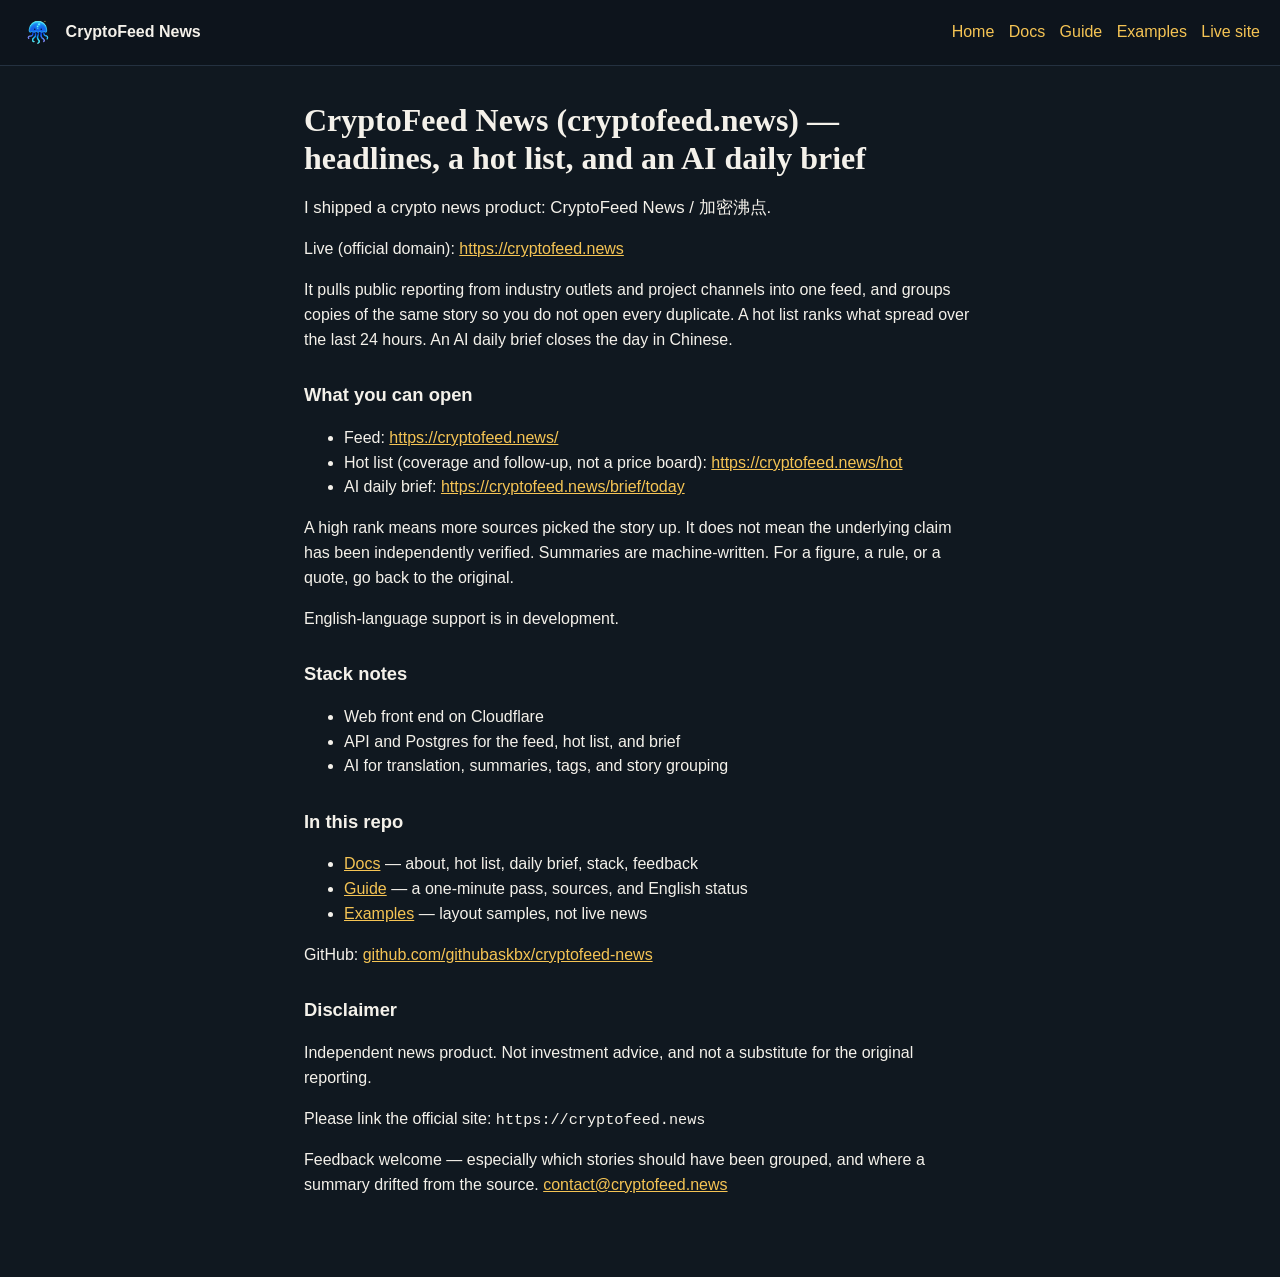
<file: index.html>
<!DOCTYPE html>
<html lang="en">
<head>
  <meta charset="utf-8">
  <meta name="viewport" content="width=device-width, initial-scale=1">
  <title>CryptoFeed News (cryptofeed.news) — headlines, a hot list, and an AI daily brief</title>
  <meta name="description" content="CryptoFeed News gathers public crypto reporting into one feed, ranks a 24-hour hot list by coverage, and publishes an AI daily brief. English support is in development.">
  <link rel="icon" href="logo.png">
  <link rel="stylesheet" href="assets/css/site.css">
  <meta property="og:title" content="CryptoFeed News — headlines, a hot list, and an AI daily brief">
  <meta property="og:description" content="A crypto news feed that groups the same story, ranks 24-hour coverage, and publishes an AI daily brief.">
  <meta property="og:image" content="logo.png">
  <meta property="og:url" content="https://githubaskbx.github.io/cryptofeed-news/">
</head>
<body>
  <header class="top">
    <a class="brand" href="index.html"><img src="logo.png" alt=""> CryptoFeed News</a>
    <nav>
      <a href="index.html">Home</a>
      <a href="docs/index.html">Docs</a>
      <a href="guide/index.html">Guide</a>
      <a href="examples/index.html">Examples</a>
      <a href="https://cryptofeed.news">Live site</a>
    </nav>
  </header>
  <main>
    <h1>CryptoFeed News (cryptofeed.news) — headlines, a hot list, and an AI daily brief</h1>
    <p class="lede">I shipped a crypto news product: CryptoFeed News / 加密沸点.</p>
    <p>Live (official domain): <a href="https://cryptofeed.news">https://cryptofeed.news</a></p>
    <p>It pulls public reporting from industry outlets and project channels into one feed, and groups copies of the same story so you do not open every duplicate. A hot list ranks what spread over the last 24 hours. An AI daily brief closes the day in Chinese.</p>

    <h2>What you can open</h2>
    <ul>
      <li>Feed: <a href="https://cryptofeed.news/">https://cryptofeed.news/</a></li>
      <li>Hot list (coverage and follow-up, not a price board): <a href="https://cryptofeed.news/hot">https://cryptofeed.news/hot</a></li>
      <li>AI daily brief: <a href="https://cryptofeed.news/brief/today">https://cryptofeed.news/brief/today</a></li>
    </ul>
    <p>A high rank means more sources picked the story up. It does not mean the underlying claim has been independently verified. Summaries are machine-written. For a figure, a rule, or a quote, go back to the original.</p>
    <p>English-language support is in development.</p>

    <h2>Stack notes</h2>
    <ul>
      <li>Web front end on Cloudflare</li>
      <li>API and Postgres for the feed, hot list, and brief</li>
      <li>AI for translation, summaries, tags, and story grouping</li>
    </ul>

    <h2>In this repo</h2>
    <ul>
      <li><a href="docs/index.html">Docs</a> — about, hot list, daily brief, stack, feedback</li>
      <li><a href="guide/index.html">Guide</a> — a one-minute pass, sources, and English status</li>
      <li><a href="examples/index.html">Examples</a> — layout samples, not live news</li>
    </ul>
    <p>GitHub: <a href="https://github.com/githubaskbx/cryptofeed-news">github.com/githubaskbx/cryptofeed-news</a></p>

    <h2>Disclaimer</h2>
    <p>Independent news product. Not investment advice, and not a substitute for the original reporting.</p>
    <p>Please link the official site: <code>https://cryptofeed.news</code></p>
    <p>Feedback welcome — especially which stories should have been grouped, and where a summary drifted from the source. <a href="mailto:contact@cryptofeed.news">contact@cryptofeed.news</a></p>
  </main>
</body>
</html>
</file>
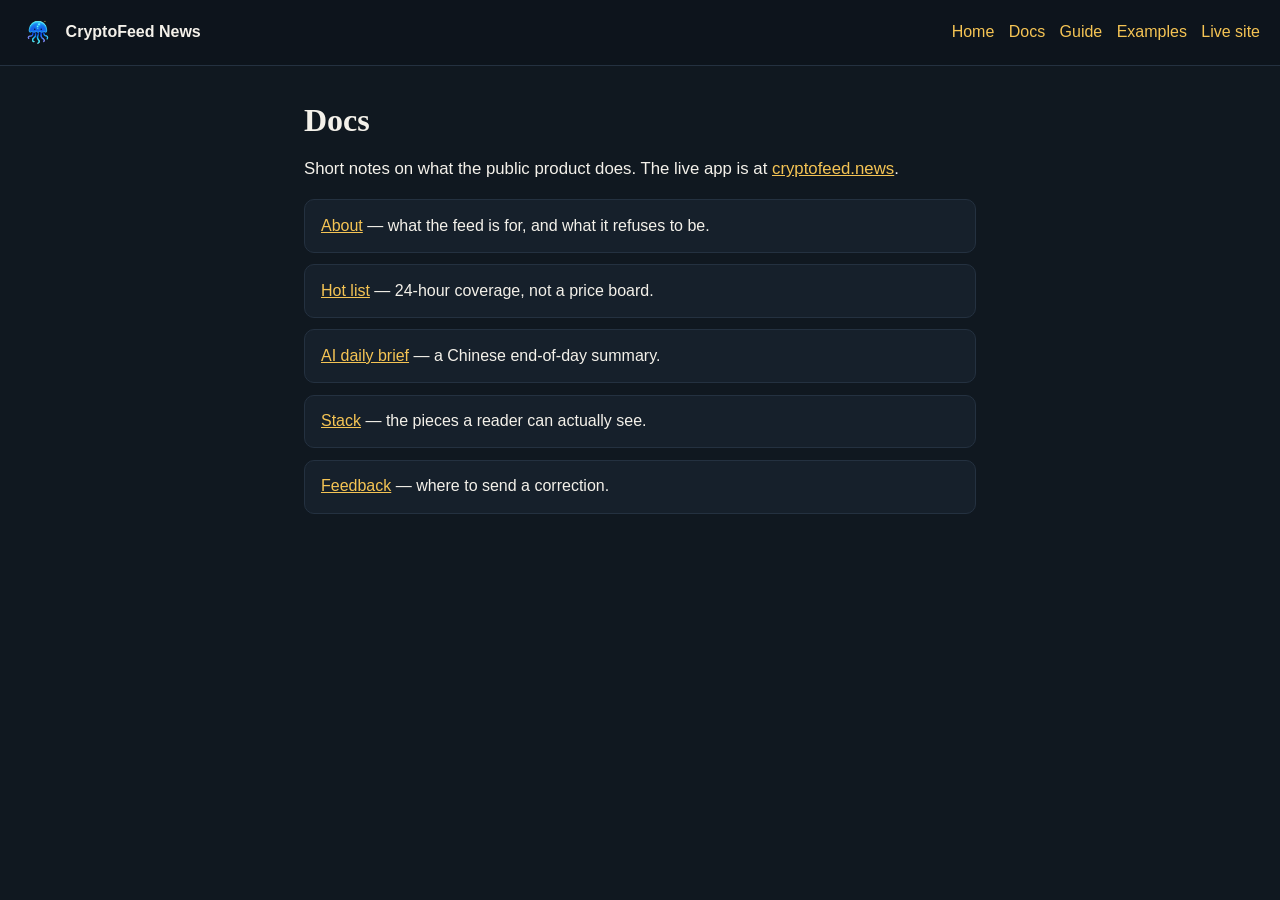
<file: docs/index.html>
<!DOCTYPE html>
<html lang="en">
<head>
  <meta charset="utf-8">
  <meta name="viewport" content="width=device-width, initial-scale=1">
  <title>Docs — CryptoFeed News</title>
  <link rel="stylesheet" href="../assets/css/site.css">
  <link rel="icon" href="../logo.png">
</head>
<body>
  <header class="top">
    <a class="brand" href="../index.html"><img src="../logo.png" alt=""> CryptoFeed News</a>
    <nav>
      <a href="../index.html">Home</a>
      <a href="./index.html">Docs</a>
      <a href="../guide/index.html">Guide</a>
      <a href="../examples/index.html">Examples</a>
      <a href="https://cryptofeed.news">Live site</a>
    </nav>
  </header>
  <main>
    <h1>Docs</h1>
    <p class="lede">Short notes on what the public product does. The live app is at <a href="https://cryptofeed.news">cryptofeed.news</a>.</p>
    <ul class="card-list">
      <li><a href="about.html">About</a> — what the feed is for, and what it refuses to be.</li>
      <li><a href="hot-list.html">Hot list</a> — 24-hour coverage, not a price board.</li>
      <li><a href="daily-brief.html">AI daily brief</a> — a Chinese end-of-day summary.</li>
      <li><a href="stack.html">Stack</a> — the pieces a reader can actually see.</li>
      <li><a href="feedback.html">Feedback</a> — where to send a correction.</li>
    </ul>
  </main>
</body>
</html>
</file>
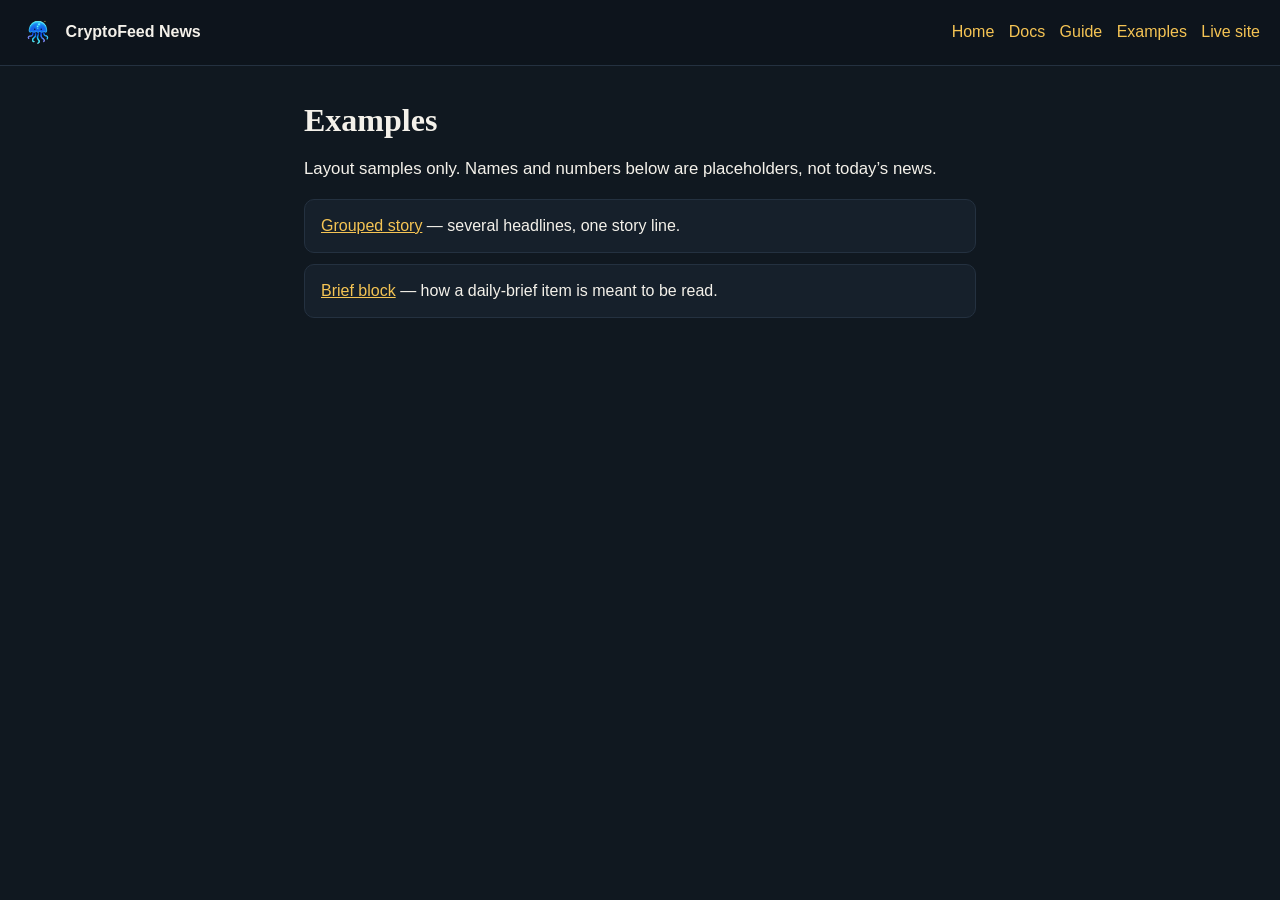
<file: examples/index.html>
<!DOCTYPE html>
<html lang="en">
<head>
  <meta charset="utf-8">
  <meta name="viewport" content="width=device-width, initial-scale=1">
  <title>Examples — CryptoFeed News</title>
  <link rel="stylesheet" href="../assets/css/site.css">
  <link rel="icon" href="../logo.png">
</head>
<body>
  <header class="top">
    <a class="brand" href="../index.html"><img src="../logo.png" alt=""> CryptoFeed News</a>
    <nav>
      <a href="../index.html">Home</a>
      <a href="../docs/index.html">Docs</a>
      <a href="../guide/index.html">Guide</a>
      <a href="./index.html">Examples</a>
      <a href="https://cryptofeed.news">Live site</a>
    </nav>
  </header>
  <main>
    <h1>Examples</h1>
    <p class="lede">Layout samples only. Names and numbers below are placeholders, not today’s news.</p>
    <ul class="card-list">
      <li><a href="grouped-story.html">Grouped story</a> — several headlines, one story line.</li>
      <li><a href="brief-block.html">Brief block</a> — how a daily-brief item is meant to be read.</li>
    </ul>
  </main>
</body>
</html>
</file>
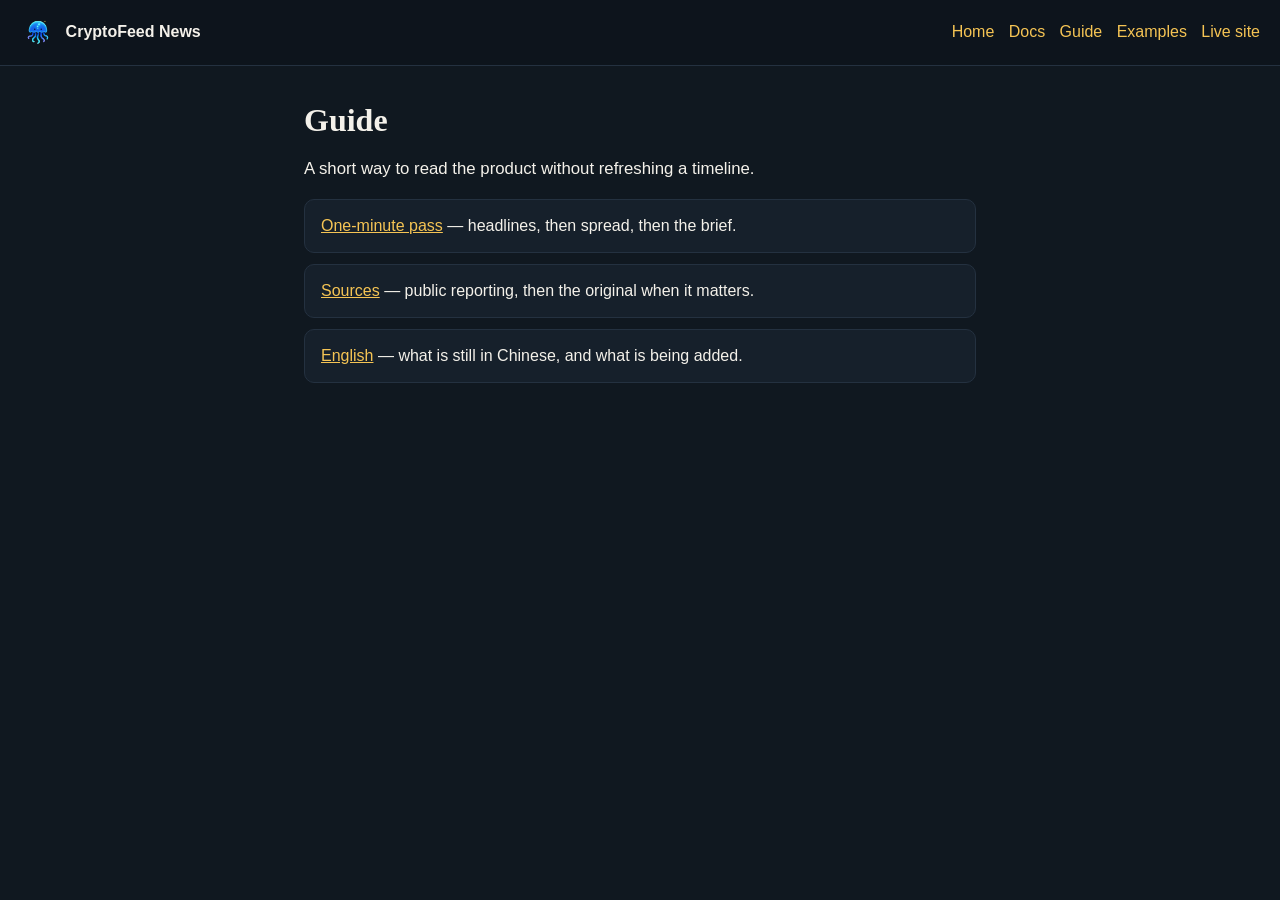
<file: guide/index.html>
<!DOCTYPE html>
<html lang="en">
<head>
  <meta charset="utf-8">
  <meta name="viewport" content="width=device-width, initial-scale=1">
  <title>Guide — CryptoFeed News</title>
  <link rel="stylesheet" href="../assets/css/site.css">
  <link rel="icon" href="../logo.png">
</head>
<body>
  <header class="top">
    <a class="brand" href="../index.html"><img src="../logo.png" alt=""> CryptoFeed News</a>
    <nav>
      <a href="../index.html">Home</a>
      <a href="../docs/index.html">Docs</a>
      <a href="./index.html">Guide</a>
      <a href="../examples/index.html">Examples</a>
      <a href="https://cryptofeed.news">Live site</a>
    </nav>
  </header>
  <main>
    <h1>Guide</h1>
    <p class="lede">A short way to read the product without refreshing a timeline.</p>
    <ul class="card-list">
      <li><a href="one-minute.html">One-minute pass</a> — headlines, then spread, then the brief.</li>
      <li><a href="sources.html">Sources</a> — public reporting, then the original when it matters.</li>
      <li><a href="english.html">English</a> — what is still in Chinese, and what is being added.</li>
    </ul>
  </main>
</body>
</html>
</file>
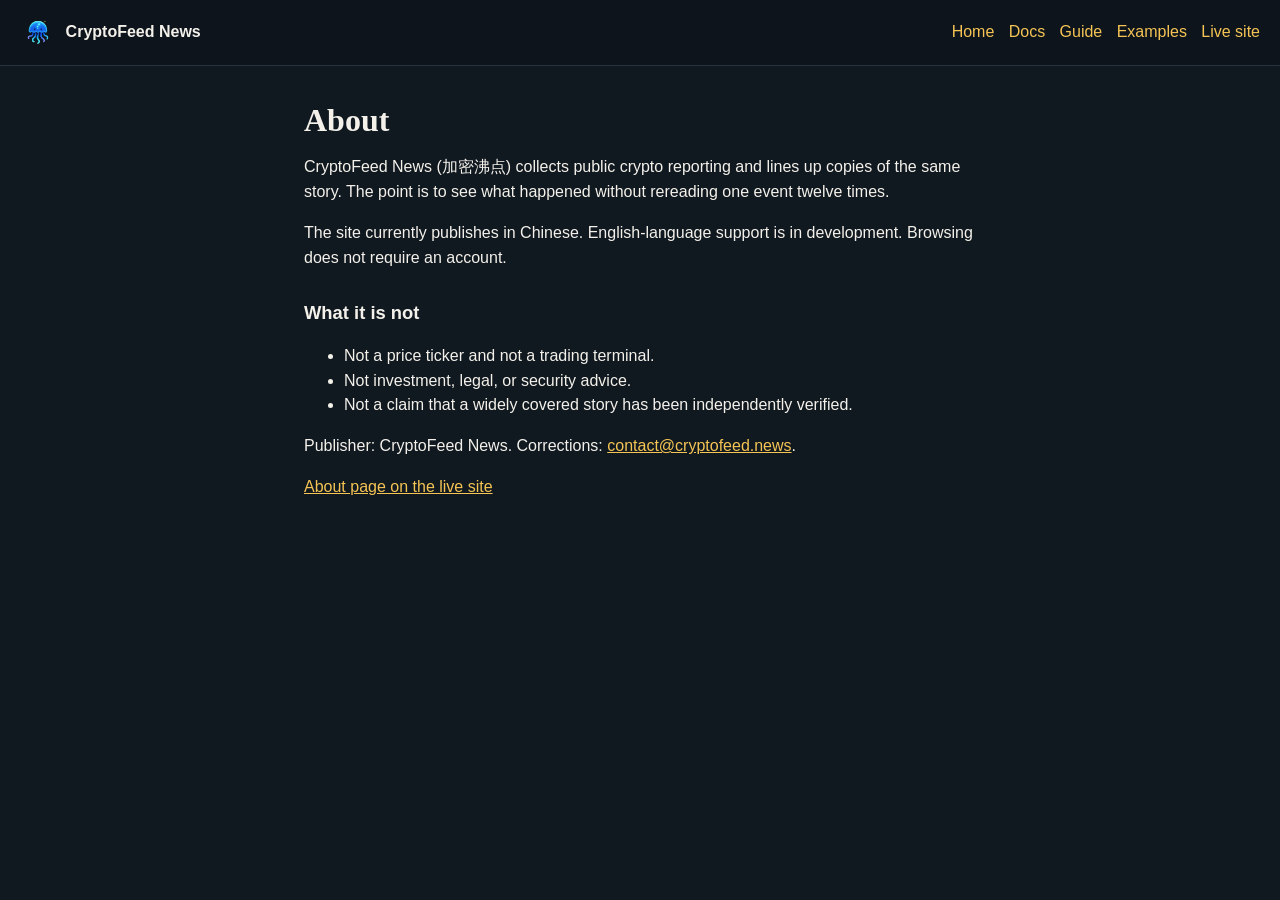
<file: docs/about.html>
<!DOCTYPE html>
<html lang="en">
<head>
  <meta charset="utf-8">
  <meta name="viewport" content="width=device-width, initial-scale=1">
  <title>About — CryptoFeed News</title>
  <link rel="stylesheet" href="../assets/css/site.css">
  <link rel="icon" href="../logo.png">
</head>
<body>
  <header class="top">
    <a class="brand" href="../index.html"><img src="../logo.png" alt=""> CryptoFeed News</a>
    <nav>
      <a href="../index.html">Home</a>
      <a href="./index.html">Docs</a>
      <a href="../guide/index.html">Guide</a>
      <a href="../examples/index.html">Examples</a>
      <a href="https://cryptofeed.news">Live site</a>
    </nav>
  </header>
  <main>
    <h1>About</h1>
    <p>CryptoFeed News (加密沸点) collects public crypto reporting and lines up copies of the same story. The point is to see what happened without rereading one event twelve times.</p>
    <p>The site currently publishes in Chinese. English-language support is in development. Browsing does not require an account.</p>
    <h2>What it is not</h2>
    <ul>
      <li>Not a price ticker and not a trading terminal.</li>
      <li>Not investment, legal, or security advice.</li>
      <li>Not a claim that a widely covered story has been independently verified.</li>
    </ul>
    <p>Publisher: CryptoFeed News. Corrections: <a href="mailto:contact@cryptofeed.news">contact@cryptofeed.news</a>.</p>
    <p><a href="https://cryptofeed.news/about">About page on the live site</a></p>
  </main>
</body>
</html>
</file>
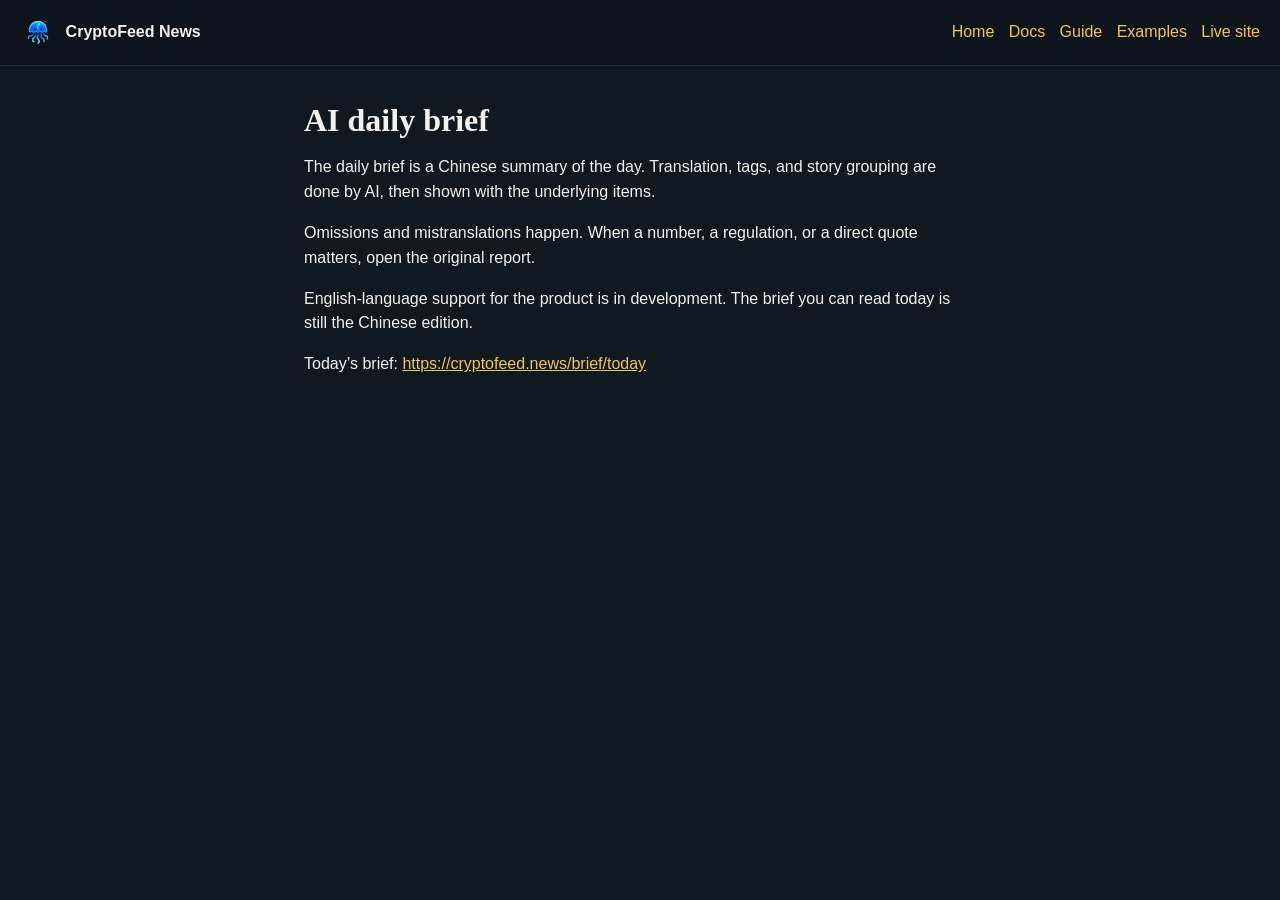
<file: docs/daily-brief.html>
<!DOCTYPE html>
<html lang="en">
<head>
  <meta charset="utf-8">
  <meta name="viewport" content="width=device-width, initial-scale=1">
  <title>AI daily brief — CryptoFeed News</title>
  <link rel="stylesheet" href="../assets/css/site.css">
  <link rel="icon" href="../logo.png">
</head>
<body>
  <header class="top">
    <a class="brand" href="../index.html"><img src="../logo.png" alt=""> CryptoFeed News</a>
    <nav>
      <a href="../index.html">Home</a>
      <a href="./index.html">Docs</a>
      <a href="../guide/index.html">Guide</a>
      <a href="../examples/index.html">Examples</a>
      <a href="https://cryptofeed.news">Live site</a>
    </nav>
  </header>
  <main>
    <h1>AI daily brief</h1>
    <p>The daily brief is a Chinese summary of the day. Translation, tags, and story grouping are done by AI, then shown with the underlying items.</p>
    <p>Omissions and mistranslations happen. When a number, a regulation, or a direct quote matters, open the original report.</p>
    <p>English-language support for the product is in development. The brief you can read today is still the Chinese edition.</p>
    <p>Today’s brief: <a href="https://cryptofeed.news/brief/today">https://cryptofeed.news/brief/today</a></p>
  </main>
</body>
</html>
</file>
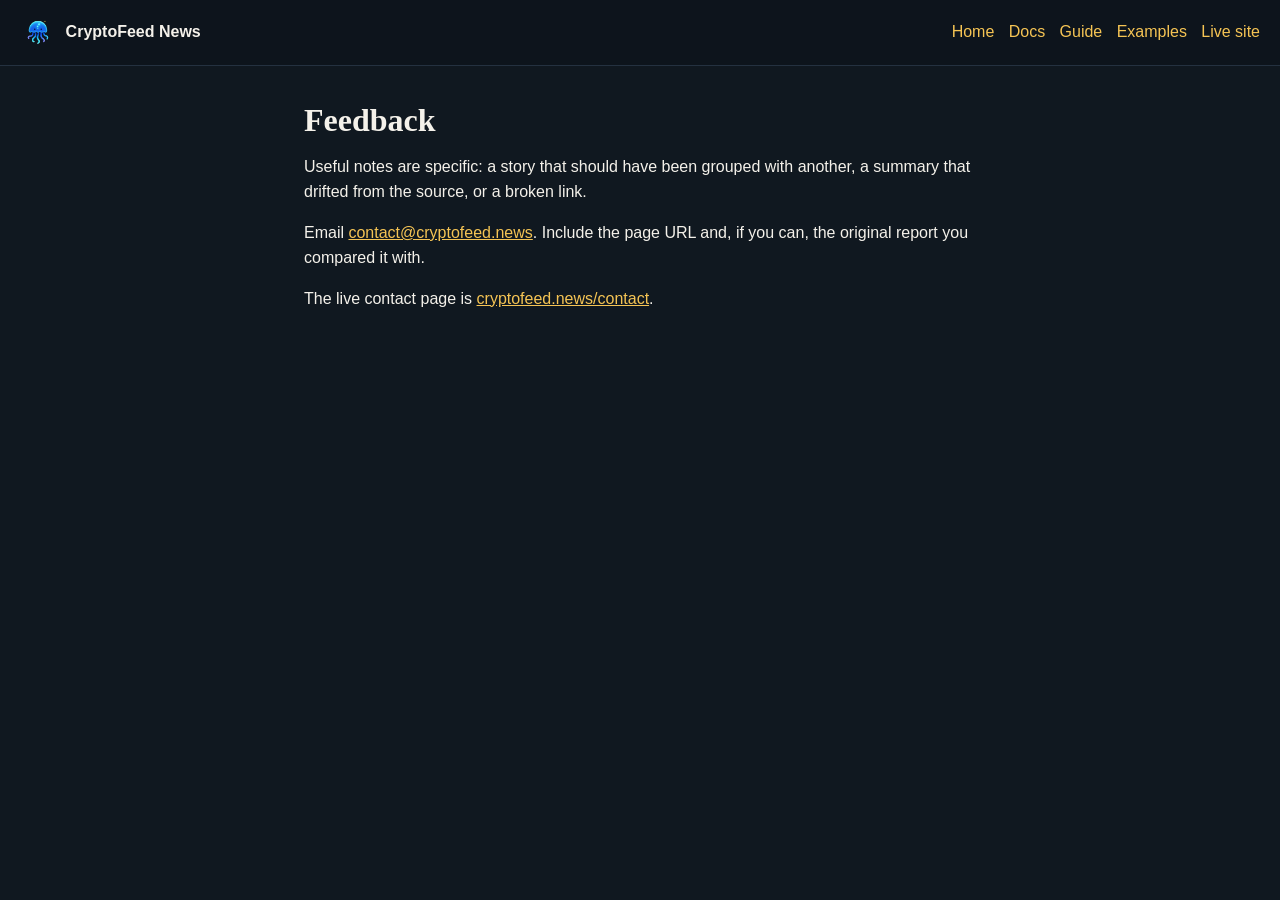
<file: docs/feedback.html>
<!DOCTYPE html>
<html lang="en">
<head>
  <meta charset="utf-8">
  <meta name="viewport" content="width=device-width, initial-scale=1">
  <title>Feedback — CryptoFeed News</title>
  <link rel="stylesheet" href="../assets/css/site.css">
  <link rel="icon" href="../logo.png">
</head>
<body>
  <header class="top">
    <a class="brand" href="../index.html"><img src="../logo.png" alt=""> CryptoFeed News</a>
    <nav>
      <a href="../index.html">Home</a>
      <a href="./index.html">Docs</a>
      <a href="../guide/index.html">Guide</a>
      <a href="../examples/index.html">Examples</a>
      <a href="https://cryptofeed.news">Live site</a>
    </nav>
  </header>
  <main>
    <h1>Feedback</h1>
    <p>Useful notes are specific: a story that should have been grouped with another, a summary that drifted from the source, or a broken link.</p>
    <p>Email <a href="mailto:contact@cryptofeed.news">contact@cryptofeed.news</a>. Include the page URL and, if you can, the original report you compared it with.</p>
    <p>The live contact page is <a href="https://cryptofeed.news/contact">cryptofeed.news/contact</a>.</p>
  </main>
</body>
</html>
</file>
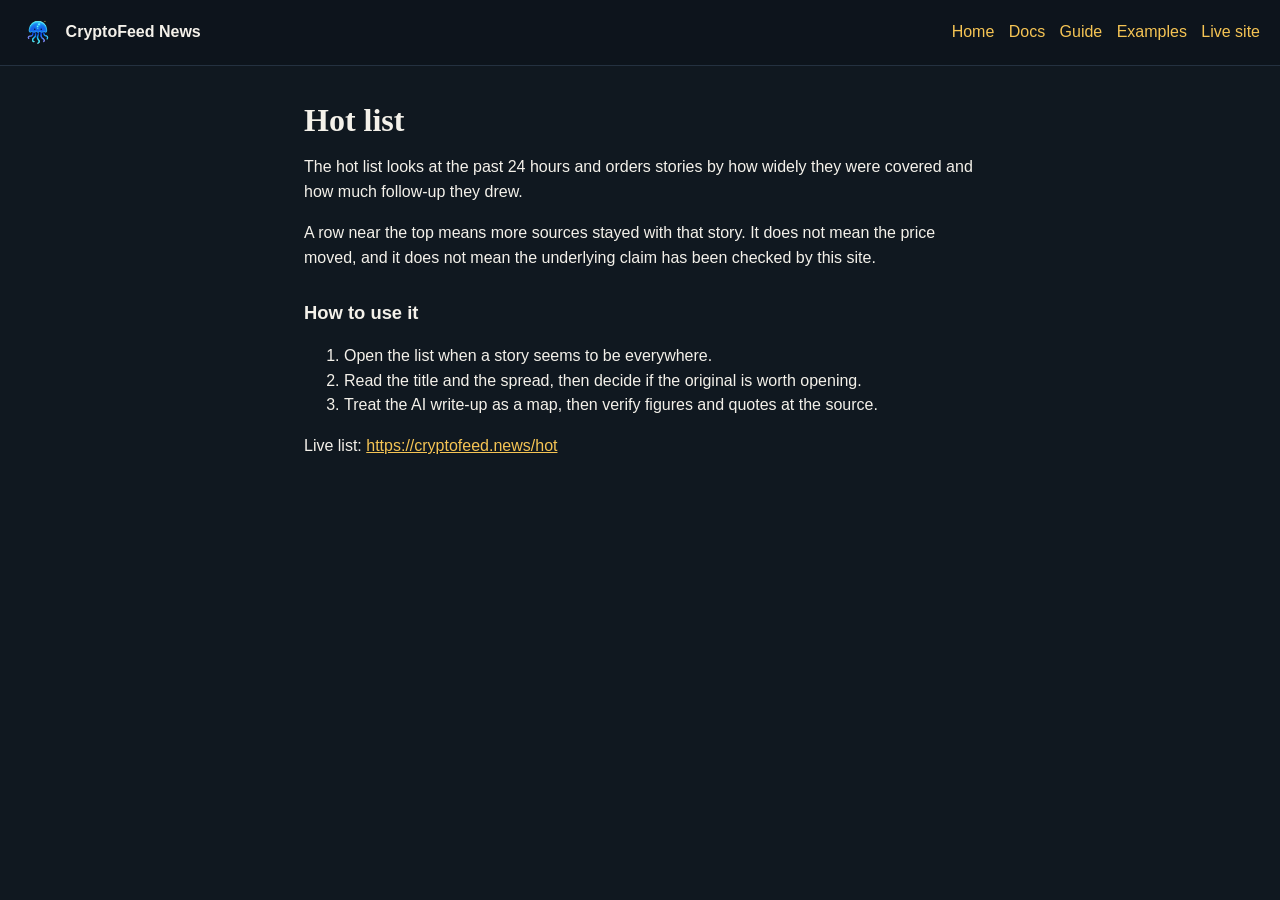
<file: docs/hot-list.html>
<!DOCTYPE html>
<html lang="en">
<head>
  <meta charset="utf-8">
  <meta name="viewport" content="width=device-width, initial-scale=1">
  <title>Hot list — CryptoFeed News</title>
  <link rel="stylesheet" href="../assets/css/site.css">
  <link rel="icon" href="../logo.png">
</head>
<body>
  <header class="top">
    <a class="brand" href="../index.html"><img src="../logo.png" alt=""> CryptoFeed News</a>
    <nav>
      <a href="../index.html">Home</a>
      <a href="./index.html">Docs</a>
      <a href="../guide/index.html">Guide</a>
      <a href="../examples/index.html">Examples</a>
      <a href="https://cryptofeed.news">Live site</a>
    </nav>
  </header>
  <main>
    <h1>Hot list</h1>
    <p>The hot list looks at the past 24 hours and orders stories by how widely they were covered and how much follow-up they drew.</p>
    <p>A row near the top means more sources stayed with that story. It does not mean the price moved, and it does not mean the underlying claim has been checked by this site.</p>
    <h2>How to use it</h2>
    <ol>
      <li>Open the list when a story seems to be everywhere.</li>
      <li>Read the title and the spread, then decide if the original is worth opening.</li>
      <li>Treat the AI write-up as a map, then verify figures and quotes at the source.</li>
    </ol>
    <p>Live list: <a href="https://cryptofeed.news/hot">https://cryptofeed.news/hot</a></p>
  </main>
</body>
</html>
</file>
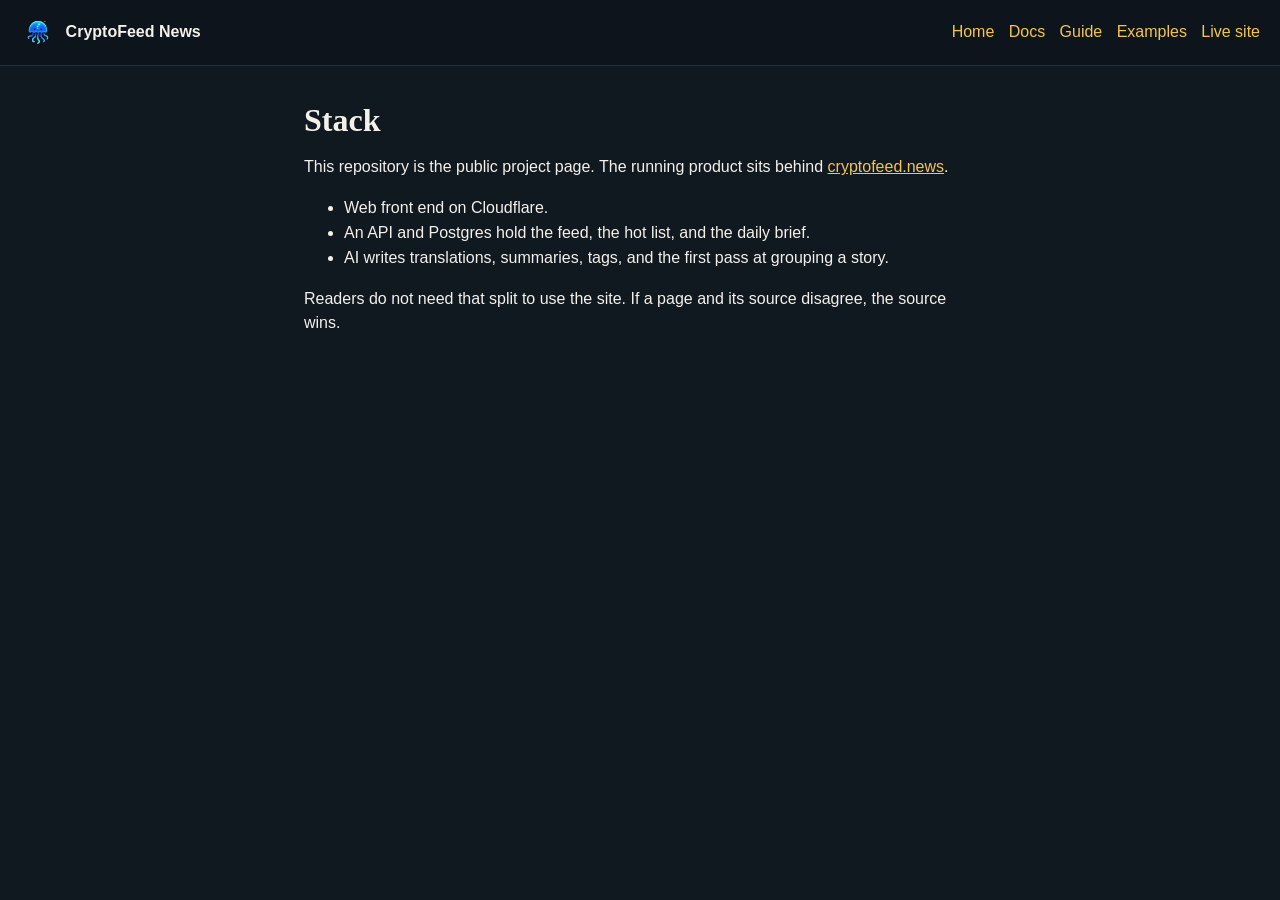
<file: docs/stack.html>
<!DOCTYPE html>
<html lang="en">
<head>
  <meta charset="utf-8">
  <meta name="viewport" content="width=device-width, initial-scale=1">
  <title>Stack — CryptoFeed News</title>
  <link rel="stylesheet" href="../assets/css/site.css">
  <link rel="icon" href="../logo.png">
</head>
<body>
  <header class="top">
    <a class="brand" href="../index.html"><img src="../logo.png" alt=""> CryptoFeed News</a>
    <nav>
      <a href="../index.html">Home</a>
      <a href="./index.html">Docs</a>
      <a href="../guide/index.html">Guide</a>
      <a href="../examples/index.html">Examples</a>
      <a href="https://cryptofeed.news">Live site</a>
    </nav>
  </header>
  <main>
    <h1>Stack</h1>
    <p>This repository is the public project page. The running product sits behind <a href="https://cryptofeed.news">cryptofeed.news</a>.</p>
    <ul>
      <li>Web front end on Cloudflare.</li>
      <li>An API and Postgres hold the feed, the hot list, and the daily brief.</li>
      <li>AI writes translations, summaries, tags, and the first pass at grouping a story.</li>
    </ul>
    <p>Readers do not need that split to use the site. If a page and its source disagree, the source wins.</p>
  </main>
</body>
</html>
</file>
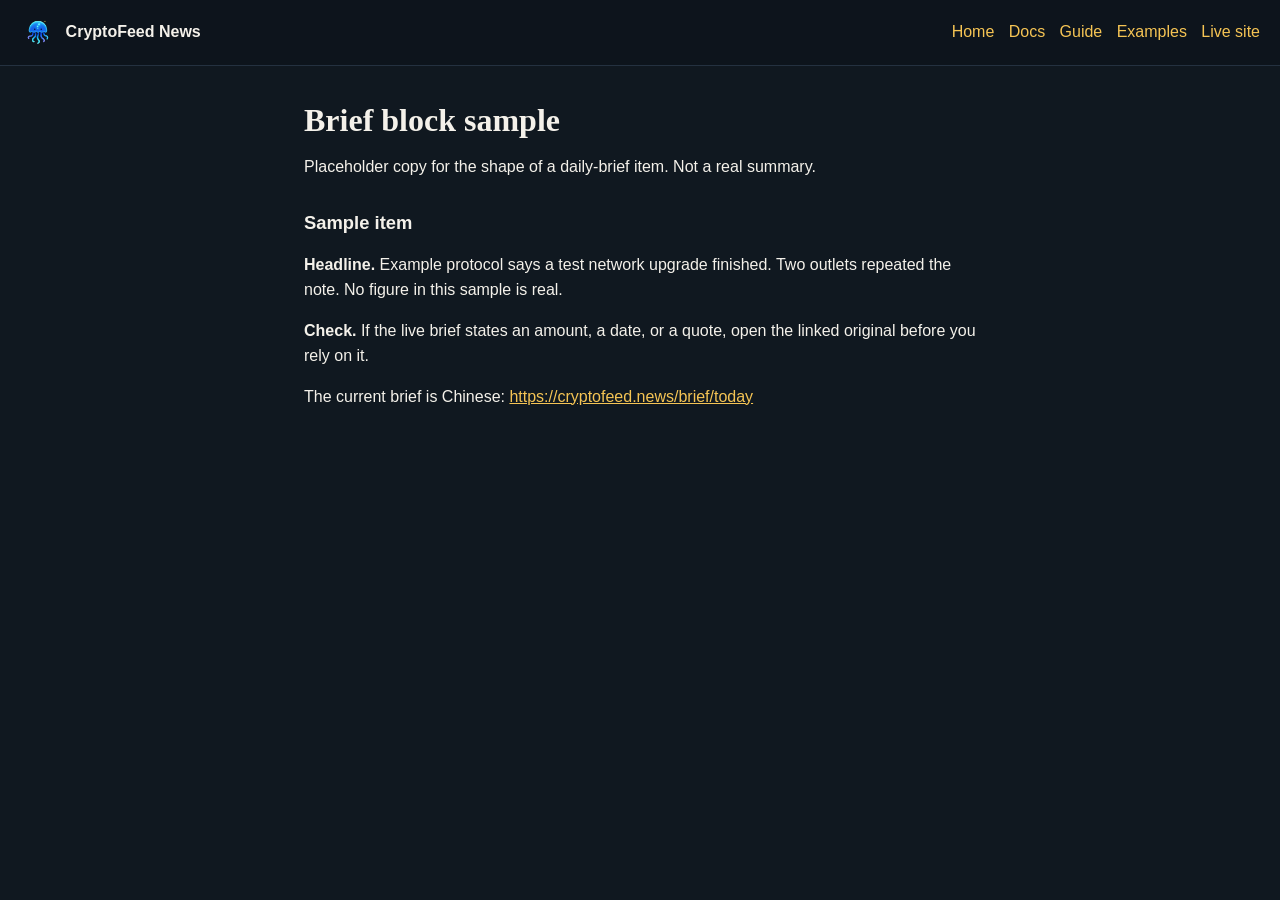
<file: examples/brief-block.html>
<!DOCTYPE html>
<html lang="en">
<head>
  <meta charset="utf-8">
  <meta name="viewport" content="width=device-width, initial-scale=1">
  <title>Brief block sample — CryptoFeed News</title>
  <link rel="stylesheet" href="../assets/css/site.css">
  <link rel="icon" href="../logo.png">
</head>
<body>
  <header class="top">
    <a class="brand" href="../index.html"><img src="../logo.png" alt=""> CryptoFeed News</a>
    <nav>
      <a href="../index.html">Home</a>
      <a href="../docs/index.html">Docs</a>
      <a href="../guide/index.html">Guide</a>
      <a href="./index.html">Examples</a>
      <a href="https://cryptofeed.news">Live site</a>
    </nav>
  </header>
  <main>
    <h1>Brief block sample</h1>
    <p>Placeholder copy for the shape of a daily-brief item. Not a real summary.</p>
    <h2>Sample item</h2>
    <p><strong>Headline.</strong> Example protocol says a test network upgrade finished. Two outlets repeated the note. No figure in this sample is real.</p>
    <p><strong>Check.</strong> If the live brief states an amount, a date, or a quote, open the linked original before you rely on it.</p>
    <p>The current brief is Chinese: <a href="https://cryptofeed.news/brief/today">https://cryptofeed.news/brief/today</a></p>
  </main>
</body>
</html>
</file>
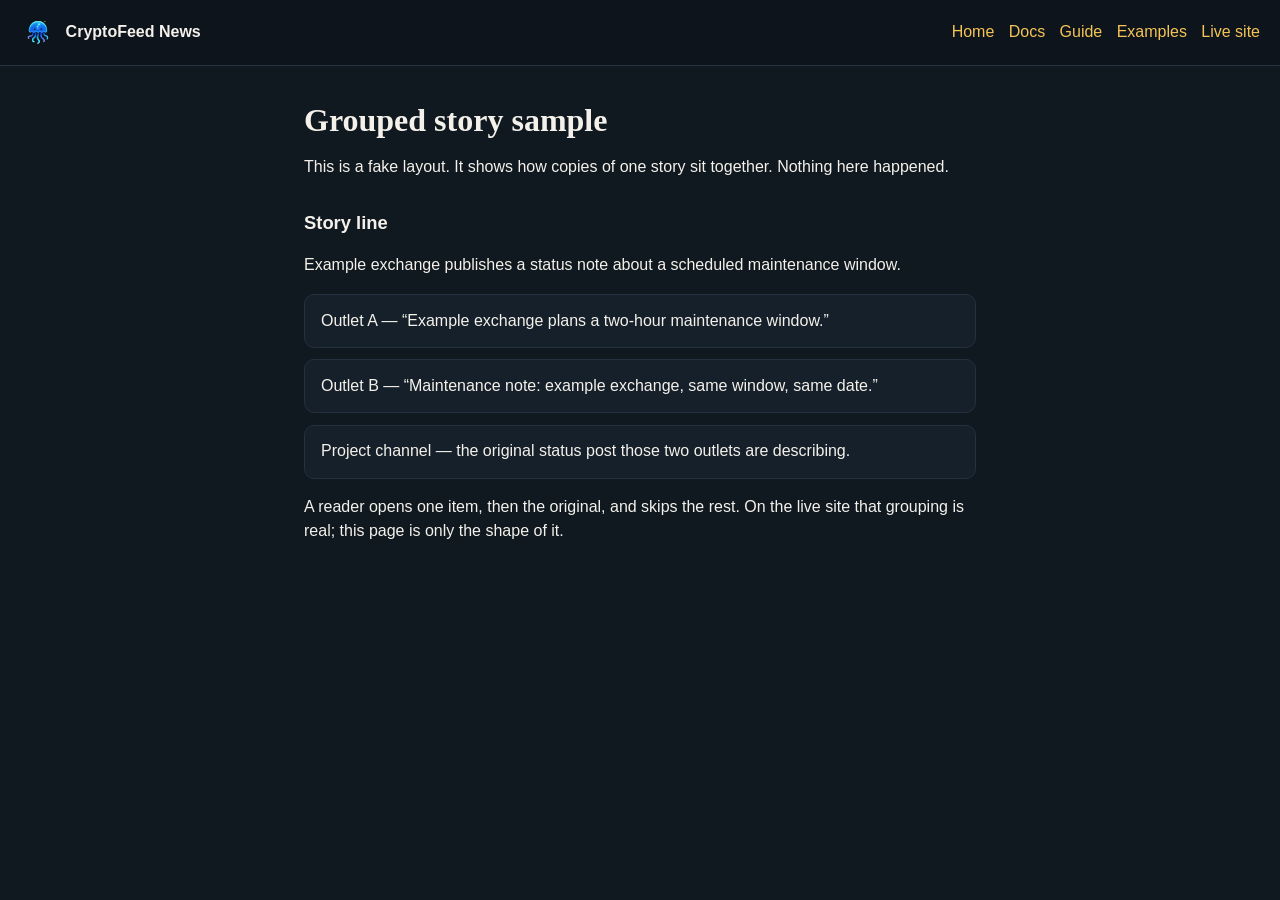
<file: examples/grouped-story.html>
<!DOCTYPE html>
<html lang="en">
<head>
  <meta charset="utf-8">
  <meta name="viewport" content="width=device-width, initial-scale=1">
  <title>Grouped story sample — CryptoFeed News</title>
  <link rel="stylesheet" href="../assets/css/site.css">
  <link rel="icon" href="../logo.png">
</head>
<body>
  <header class="top">
    <a class="brand" href="../index.html"><img src="../logo.png" alt=""> CryptoFeed News</a>
    <nav>
      <a href="../index.html">Home</a>
      <a href="../docs/index.html">Docs</a>
      <a href="../guide/index.html">Guide</a>
      <a href="./index.html">Examples</a>
      <a href="https://cryptofeed.news">Live site</a>
    </nav>
  </header>
  <main>
    <h1>Grouped story sample</h1>
    <p>This is a fake layout. It shows how copies of one story sit together. Nothing here happened.</p>
    <h2>Story line</h2>
    <p>Example exchange publishes a status note about a scheduled maintenance window.</p>
    <ul class="card-list">
      <li>Outlet A — “Example exchange plans a two-hour maintenance window.”</li>
      <li>Outlet B — “Maintenance note: example exchange, same window, same date.”</li>
      <li>Project channel — the original status post those two outlets are describing.</li>
    </ul>
    <p>A reader opens one item, then the original, and skips the rest. On the live site that grouping is real; this page is only the shape of it.</p>
  </main>
</body>
</html>
</file>
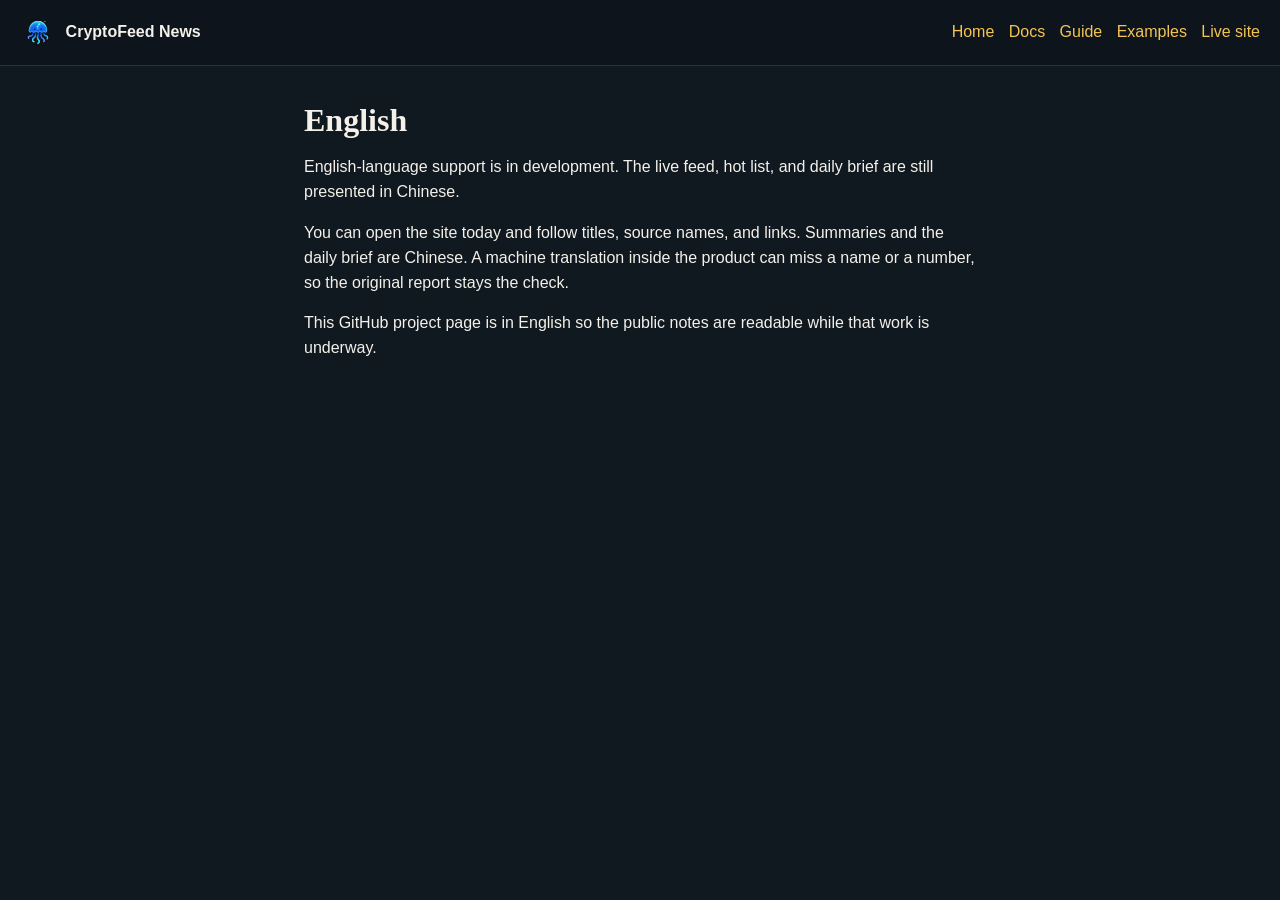
<file: guide/english.html>
<!DOCTYPE html>
<html lang="en">
<head>
  <meta charset="utf-8">
  <meta name="viewport" content="width=device-width, initial-scale=1">
  <title>English — CryptoFeed News</title>
  <link rel="stylesheet" href="../assets/css/site.css">
  <link rel="icon" href="../logo.png">
</head>
<body>
  <header class="top">
    <a class="brand" href="../index.html"><img src="../logo.png" alt=""> CryptoFeed News</a>
    <nav>
      <a href="../index.html">Home</a>
      <a href="../docs/index.html">Docs</a>
      <a href="./index.html">Guide</a>
      <a href="../examples/index.html">Examples</a>
      <a href="https://cryptofeed.news">Live site</a>
    </nav>
  </header>
  <main>
    <h1>English</h1>
    <p>English-language support is in development. The live feed, hot list, and daily brief are still presented in Chinese.</p>
    <p>You can open the site today and follow titles, source names, and links. Summaries and the daily brief are Chinese. A machine translation inside the product can miss a name or a number, so the original report stays the check.</p>
    <p>This GitHub project page is in English so the public notes are readable while that work is underway.</p>
  </main>
</body>
</html>
</file>
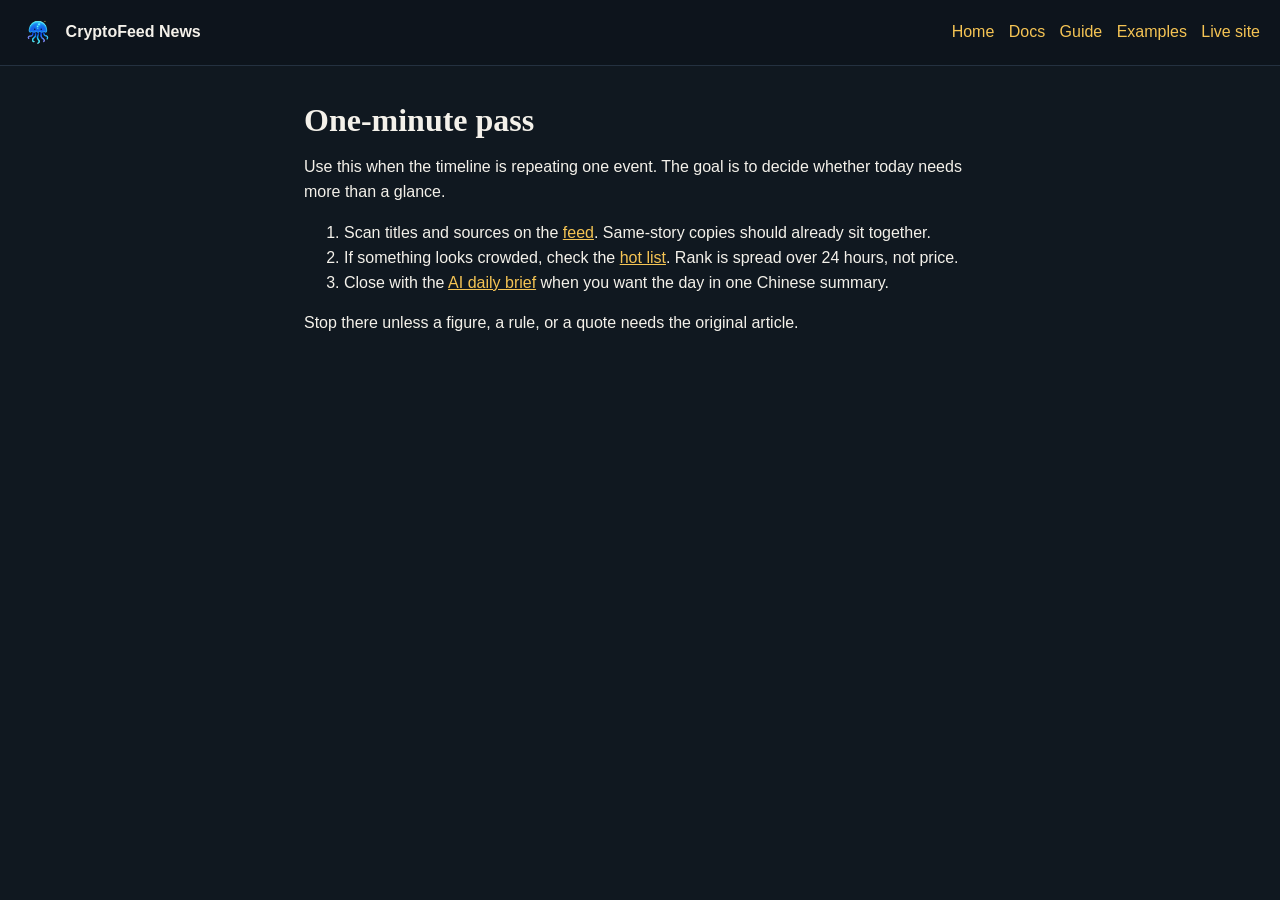
<file: guide/one-minute.html>
<!DOCTYPE html>
<html lang="en">
<head>
  <meta charset="utf-8">
  <meta name="viewport" content="width=device-width, initial-scale=1">
  <title>One-minute pass — CryptoFeed News</title>
  <link rel="stylesheet" href="../assets/css/site.css">
  <link rel="icon" href="../logo.png">
</head>
<body>
  <header class="top">
    <a class="brand" href="../index.html"><img src="../logo.png" alt=""> CryptoFeed News</a>
    <nav>
      <a href="../index.html">Home</a>
      <a href="../docs/index.html">Docs</a>
      <a href="./index.html">Guide</a>
      <a href="../examples/index.html">Examples</a>
      <a href="https://cryptofeed.news">Live site</a>
    </nav>
  </header>
  <main>
    <h1>One-minute pass</h1>
    <p>Use this when the timeline is repeating one event. The goal is to decide whether today needs more than a glance.</p>
    <ol>
      <li>Scan titles and sources on the <a href="https://cryptofeed.news/">feed</a>. Same-story copies should already sit together.</li>
      <li>If something looks crowded, check the <a href="https://cryptofeed.news/hot">hot list</a>. Rank is spread over 24 hours, not price.</li>
      <li>Close with the <a href="https://cryptofeed.news/brief/today">AI daily brief</a> when you want the day in one Chinese summary.</li>
    </ol>
    <p>Stop there unless a figure, a rule, or a quote needs the original article.</p>
  </main>
</body>
</html>
</file>
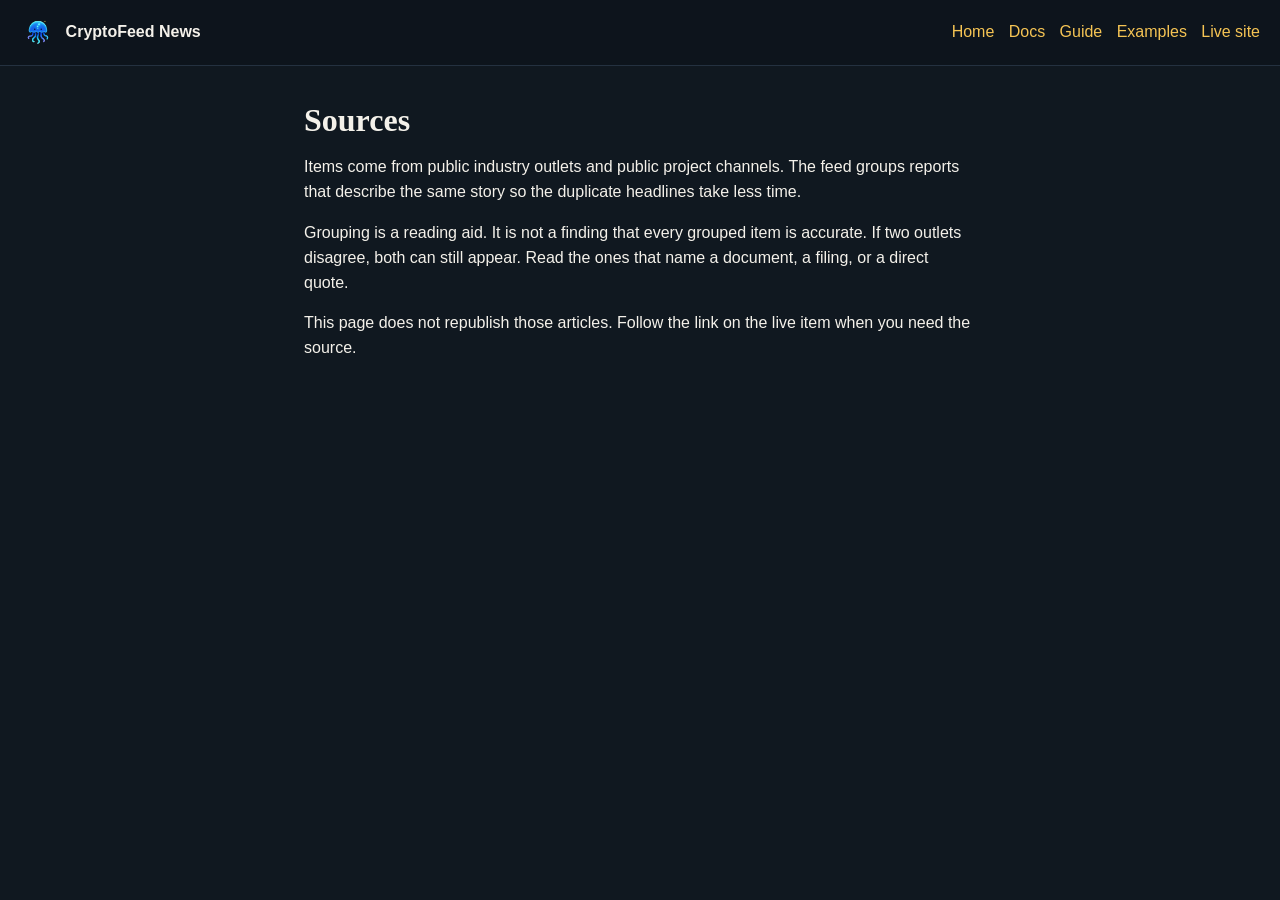
<file: guide/sources.html>
<!DOCTYPE html>
<html lang="en">
<head>
  <meta charset="utf-8">
  <meta name="viewport" content="width=device-width, initial-scale=1">
  <title>Sources — CryptoFeed News</title>
  <link rel="stylesheet" href="../assets/css/site.css">
  <link rel="icon" href="../logo.png">
</head>
<body>
  <header class="top">
    <a class="brand" href="../index.html"><img src="../logo.png" alt=""> CryptoFeed News</a>
    <nav>
      <a href="../index.html">Home</a>
      <a href="../docs/index.html">Docs</a>
      <a href="./index.html">Guide</a>
      <a href="../examples/index.html">Examples</a>
      <a href="https://cryptofeed.news">Live site</a>
    </nav>
  </header>
  <main>
    <h1>Sources</h1>
    <p>Items come from public industry outlets and public project channels. The feed groups reports that describe the same story so the duplicate headlines take less time.</p>
    <p>Grouping is a reading aid. It is not a finding that every grouped item is accurate. If two outlets disagree, both can still appear. Read the ones that name a document, a filing, or a direct quote.</p>
    <p>This page does not republish those articles. Follow the link on the live item when you need the source.</p>
  </main>
</body>
</html>
</file>
<file: assets/css/site.css>
:root { color-scheme: dark; }
body {
  margin: 0;
  background: #101820;
  color: #f4f1ea;
  line-height: 1.55;
  font-family: -apple-system, BlinkMacSystemFont, "Segoe UI", sans-serif;
}
a { color: #f5c454; }
header.top {
  display: flex;
  flex-wrap: wrap;
  gap: 0.75rem 1.5rem;
  align-items: center;
  justify-content: space-between;
  padding: 0.9rem 1.25rem;
  border-bottom: 1px solid #243140;
  background: #0d141c;
}
.brand {
  display: flex;
  align-items: center;
  gap: 0.6rem;
  color: #f4f1ea;
  text-decoration: none;
  font-weight: 650;
}
.brand img { width: 36px; height: 36px; }
nav { display: flex; flex-wrap: wrap; gap: 0.9rem; }
nav a { text-decoration: none; }
main { max-width: 42rem; margin: 0 auto; padding: 2.2rem 1.25rem 4rem; }
h1 { font-family: Georgia, Palatino, serif; font-size: 2rem; line-height: 1.2; margin: 0 0 0.8rem; }
h2 { font-size: 1.15rem; margin: 1.8rem 0 0.45rem; }
.lede { font-size: 1.05rem; }
.card-list { list-style: none; padding: 0; }
.card-list li {
  margin: 0.7rem 0;
  padding: 0.85rem 1rem;
  border: 1px solid #243140;
  border-radius: 10px;
  background: #16202b;
}
footer.note { margin-top: 2.5rem; color: #b7c0ca; font-size: 0.92rem; }
code { font-family: ui-monospace, SFMono-Regular, Menlo, monospace; font-size: 0.95em; }
</file>
